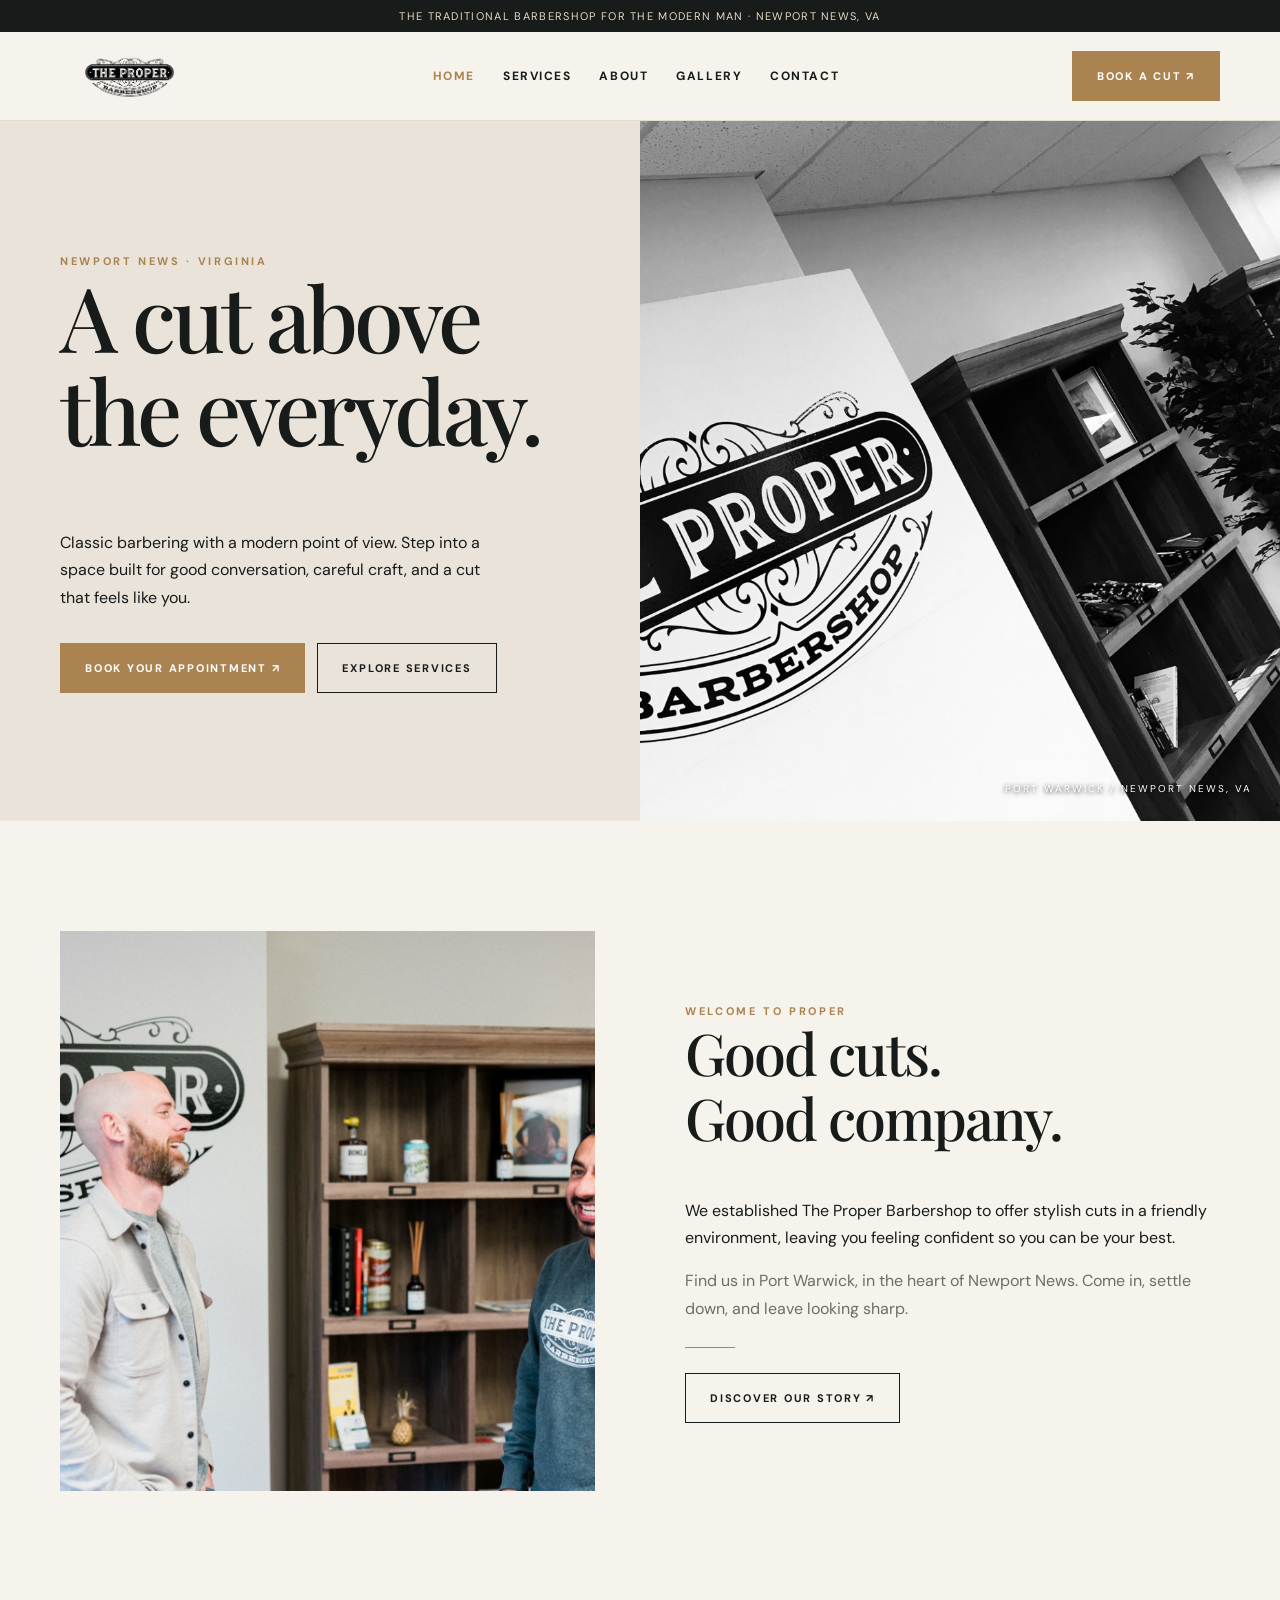
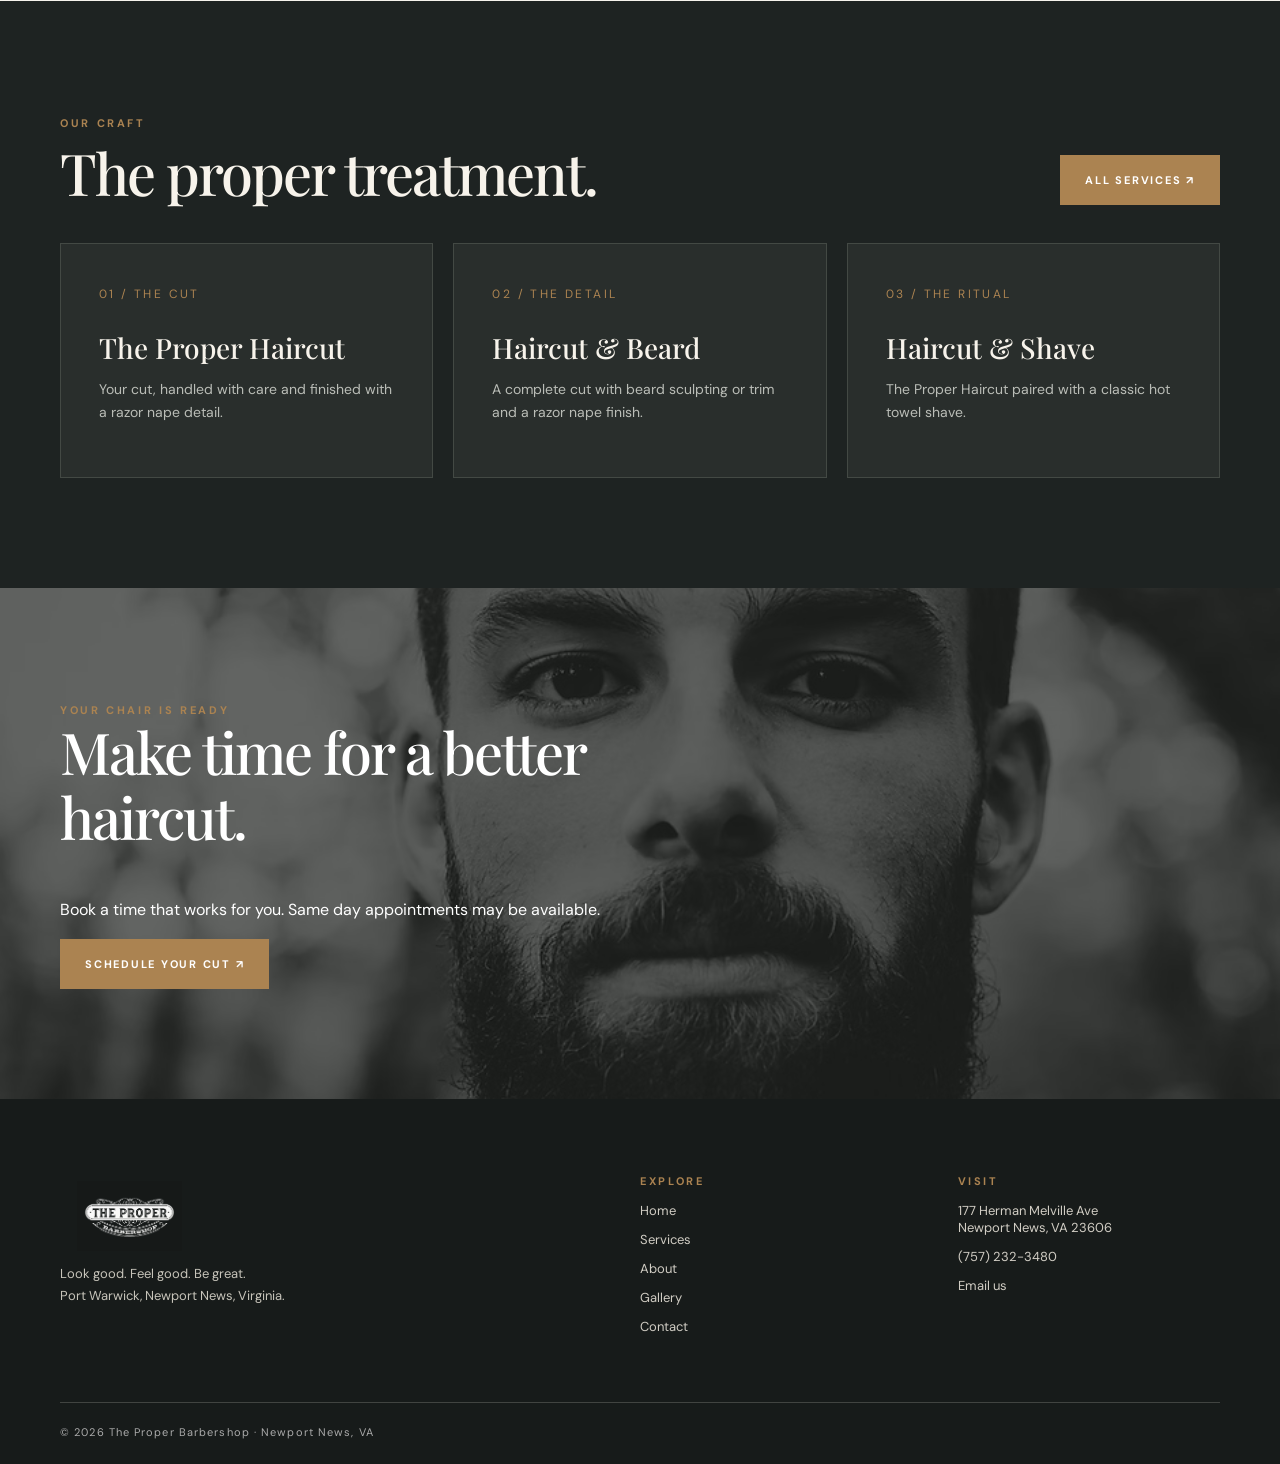
<file: proper-barbershop-website/index.html>
<!doctype html><html lang="en"><head><meta charset="utf-8"><meta name="viewport" content="width=device-width,initial-scale=1"><meta name="theme-color" content="#171b1a"><meta name="description" content="The Proper Barbershop in Port Warwick, Newport News, VA. Stylish haircuts, beard sculpting and hot towel shaves in a welcoming space."><title>The Proper Barbershop | Newport News, VA</title><link rel="stylesheet" href="assets/style.css"></head><body><div id="site-header"></div><main><section class="hero"><div class="hero-copy"><div class="intro"><span class="eyebrow">Newport News · Virginia</span><h1>A cut above<br>the everyday.</h1><p>Classic barbering with a modern point of view. Step into a space built for good conversation, careful craft, and a cut that feels like you.</p><div class="actions"><a class="btn" href="https://the-proper-barbershop.square.site/" target="_blank" rel="noopener">Book your appointment ↗</a><a class="btn outline" href="services.html">Explore services</a></div></div></div><div class="hero-photo" role="img" aria-label="Barber working on a haircut"></div></section><section class="section"><div class="container split"><img class="photo" src="assets/shop-community.jpg" alt="Barber working on a haircut" loading="lazy"><div><span class="eyebrow">Welcome to Proper</span><h2>Good cuts.<br>Good company.</h2><p>We established The Proper Barbershop to offer stylish cuts in a friendly environment, leaving you feeling confident so you can be your best.</p><p class="muted">Find us in Port Warwick, in the heart of Newport News. Come in, settle down, and leave looking sharp.</p><div class="rule"></div><a class="btn outline" href="about.html">Discover our story ↗</a></div></div></section><section class="section dark"><div class="container"><div class="section-head"><div><span class="eyebrow">Our craft</span><h2>The proper treatment.</h2></div><a class="btn" href="services.html">All services ↗</a></div><div class="cards"><article class="card"><span class="num">01 / THE CUT</span><h3>The Proper Haircut</h3><p>Your cut, handled with care and finished with a razor nape detail.</p></article><article class="card"><span class="num">02 / THE DETAIL</span><h3>Haircut & Beard</h3><p>A complete cut with beard sculpting or trim and a razor nape finish.</p></article><article class="card"><span class="num">03 / THE RITUAL</span><h3>Haircut & Shave</h3><p>The Proper Haircut paired with a classic hot towel shave.</p></article></div></div></section><section class="banner home-banner"><div class="container"><span class="eyebrow">Your chair is ready</span><h2>Make time for a better haircut.</h2><p>Book a time that works for you. Same day appointments may be available.</p><a class="btn" href="https://the-proper-barbershop.square.site/" target="_blank" rel="noopener">Schedule your cut ↗</a></div></section></main><div id="site-footer"></div><script src="assets/site.js"></script></body></html>
</file>
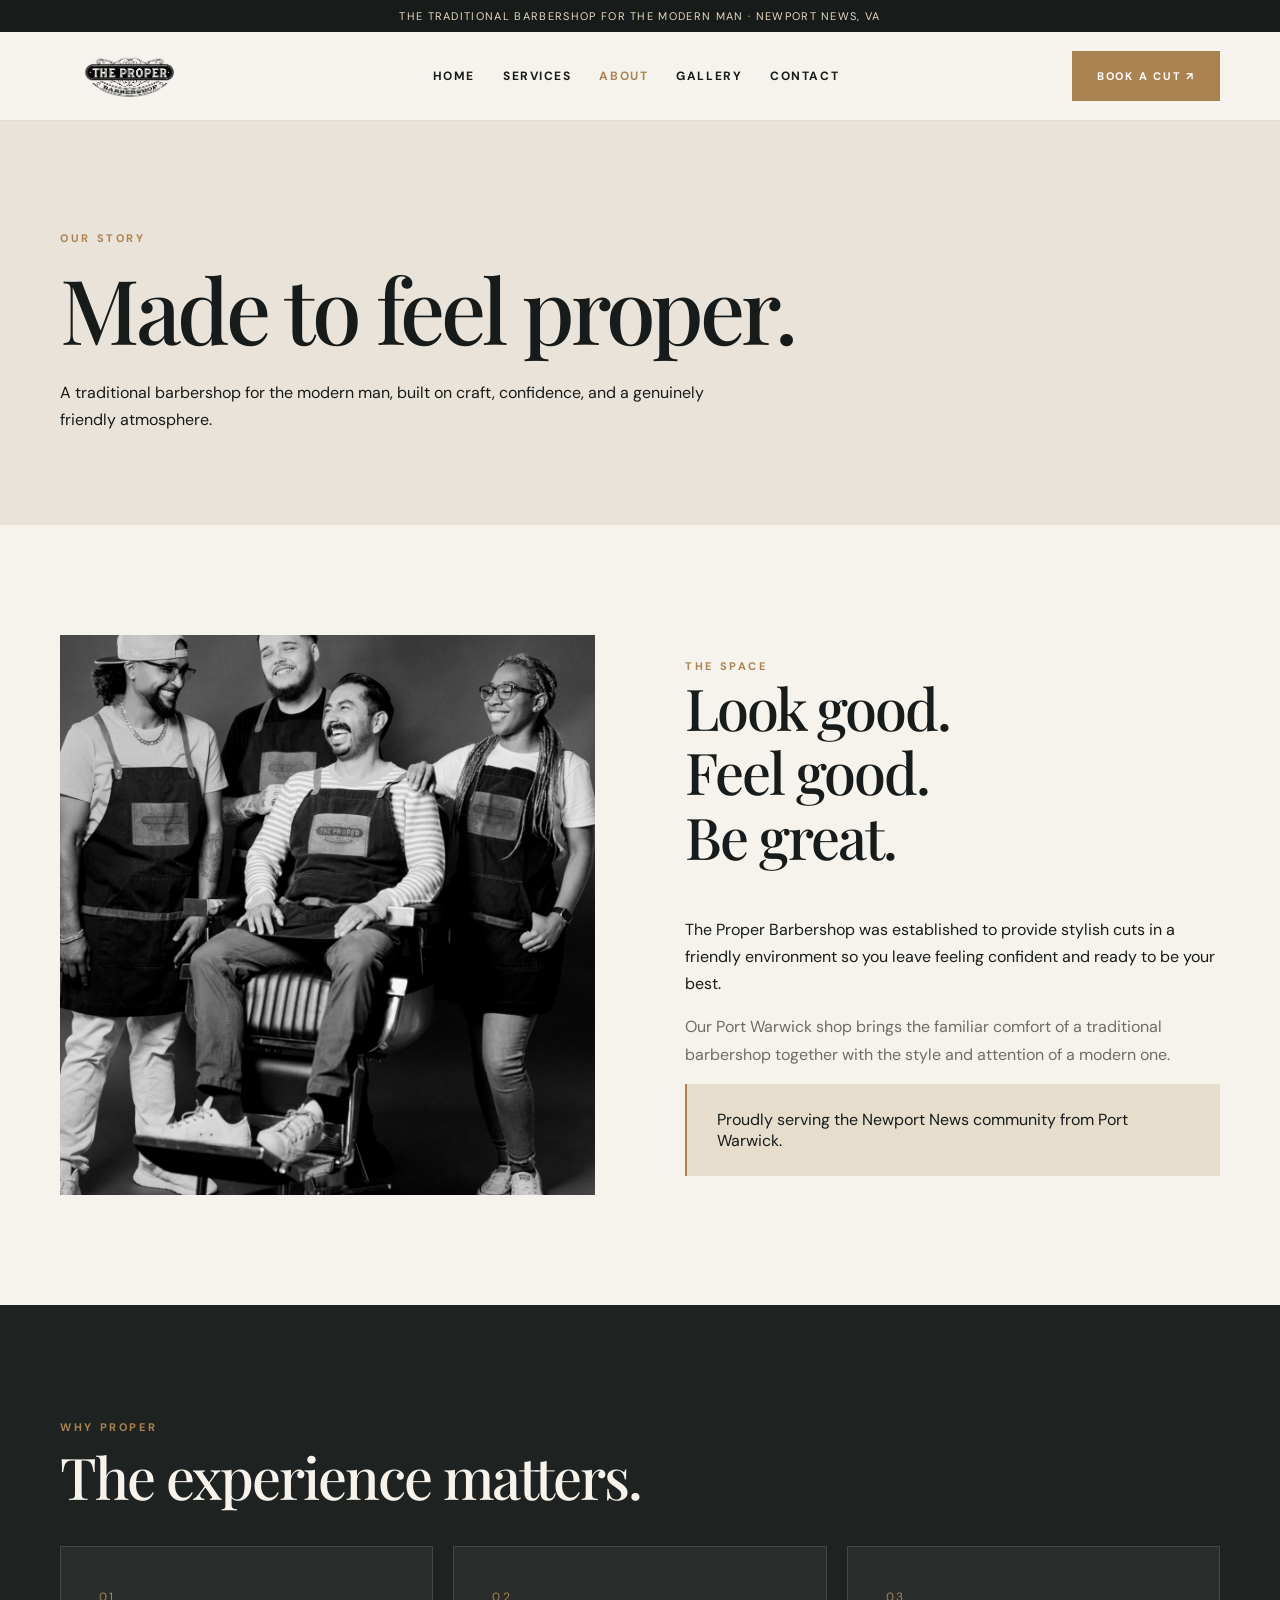
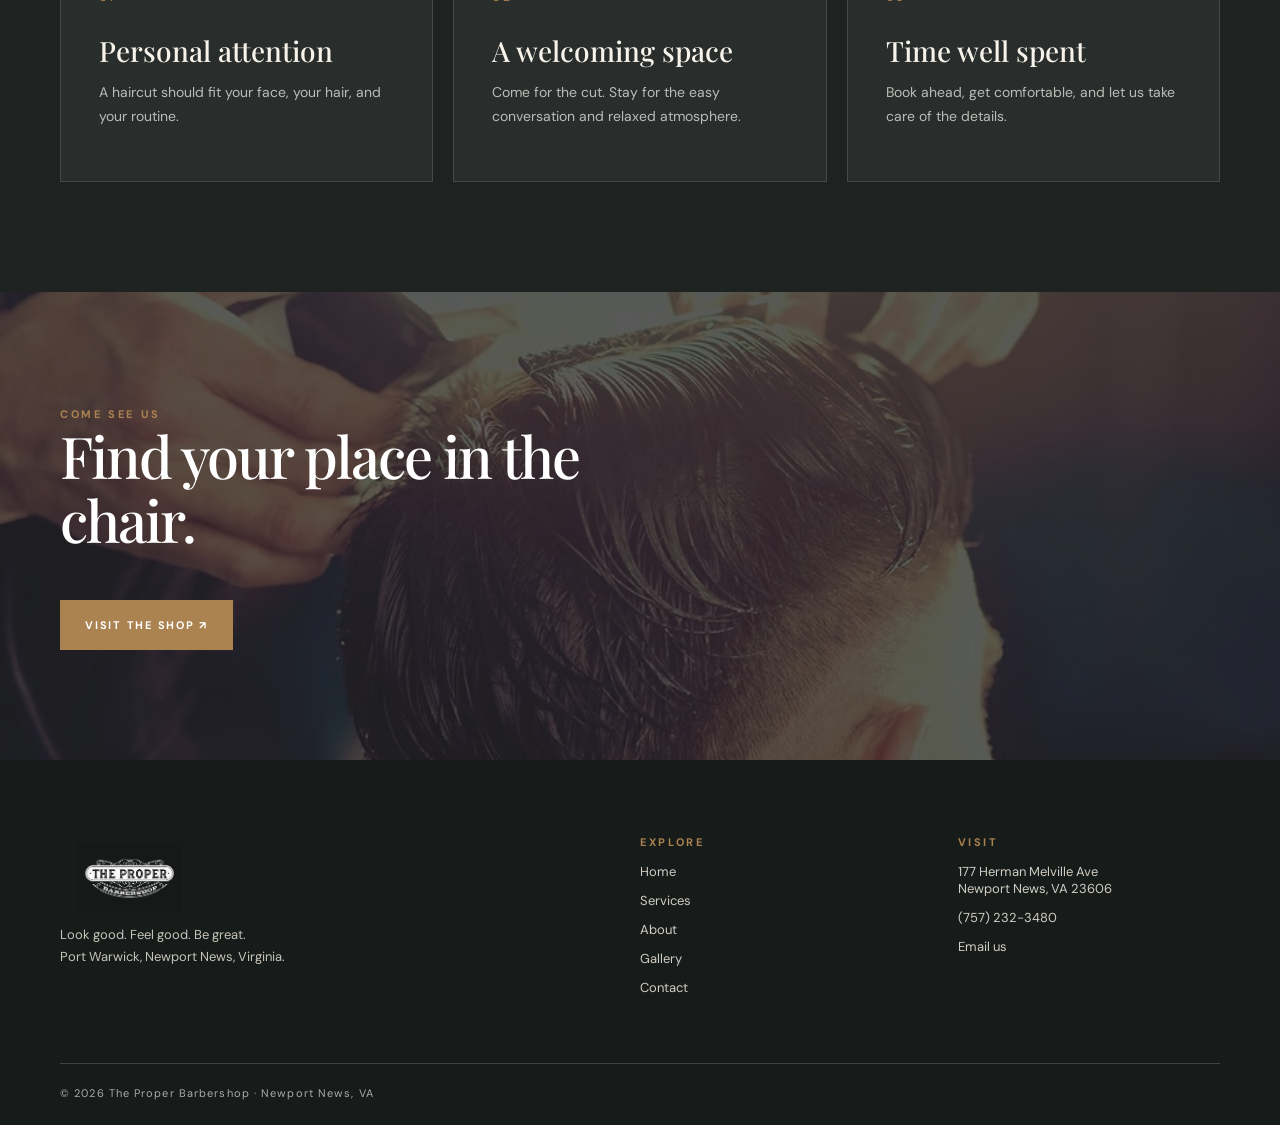
<file: proper-barbershop-website/about.html>
<!doctype html><html lang="en"><head><meta charset="utf-8"><meta name="viewport" content="width=device-width,initial-scale=1"><meta name="description" content="Learn about The Proper Barbershop, a friendly modern barbershop in Port Warwick, Newport News, Virginia."><title>About | The Proper Barbershop</title><link rel="stylesheet" href="assets/style.css"></head><body><div id="site-header"></div><main><section class="pagehero"><div class="container"><span class="eyebrow">Our story</span><h1>Made to feel proper.</h1><p>A traditional barbershop for the modern man, built on craft, confidence, and a genuinely friendly atmosphere.</p></div></section><section class="section"><div class="container split"><img class="photo" src="assets/shop-team.jpg" alt="Barber working on a haircut" loading="lazy"><div><span class="eyebrow">The space</span><h2>Look good.<br>Feel good.<br>Be great.</h2><p>The Proper Barbershop was established to provide stylish cuts in a friendly environment so you leave feeling confident and ready to be your best.</p><p class="muted">Our Port Warwick shop brings the familiar comfort of a traditional barbershop together with the style and attention of a modern one.</p><div class="award">Proudly serving the Newport News community from Port Warwick.</div></div></div></section><section class="section dark"><div class="container"><div class="section-head"><div><span class="eyebrow">Why Proper</span><h2>The experience matters.</h2></div></div><div class="cards"><div class="card"><span class="num">01</span><h3>Personal attention</h3><p>A haircut should fit your face, your hair, and your routine.</p></div><div class="card"><span class="num">02</span><h3>A welcoming space</h3><p>Come for the cut. Stay for the easy conversation and relaxed atmosphere.</p></div><div class="card"><span class="num">03</span><h3>Time well spent</h3><p>Book ahead, get comfortable, and let us take care of the details.</p></div></div></div></section><section class="banner about-banner"><div class="container"><span class="eyebrow">Come see us</span><h2>Find your place in the chair.</h2><a class="btn" href="contact.html">Visit the shop ↗</a></div></section></main><div id="site-footer"></div><script src="assets/site.js"></script></body></html>
</file>
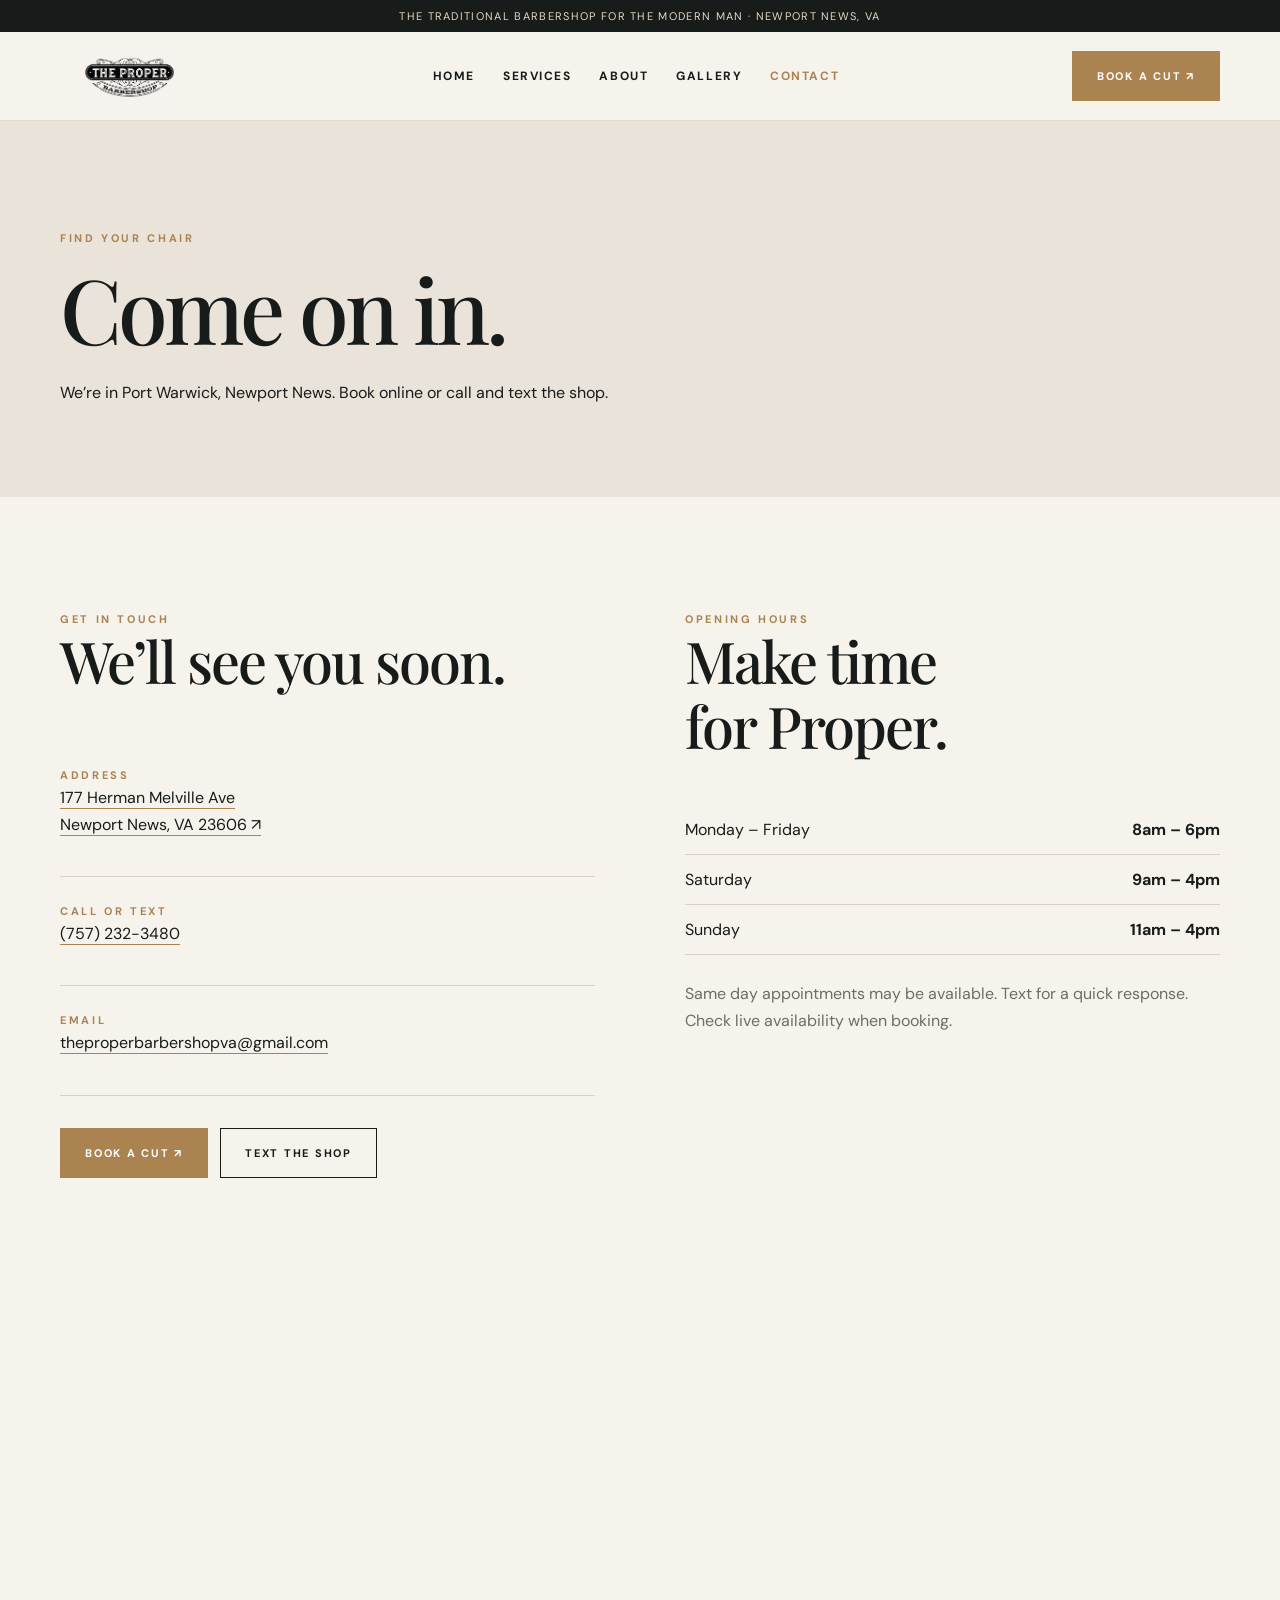
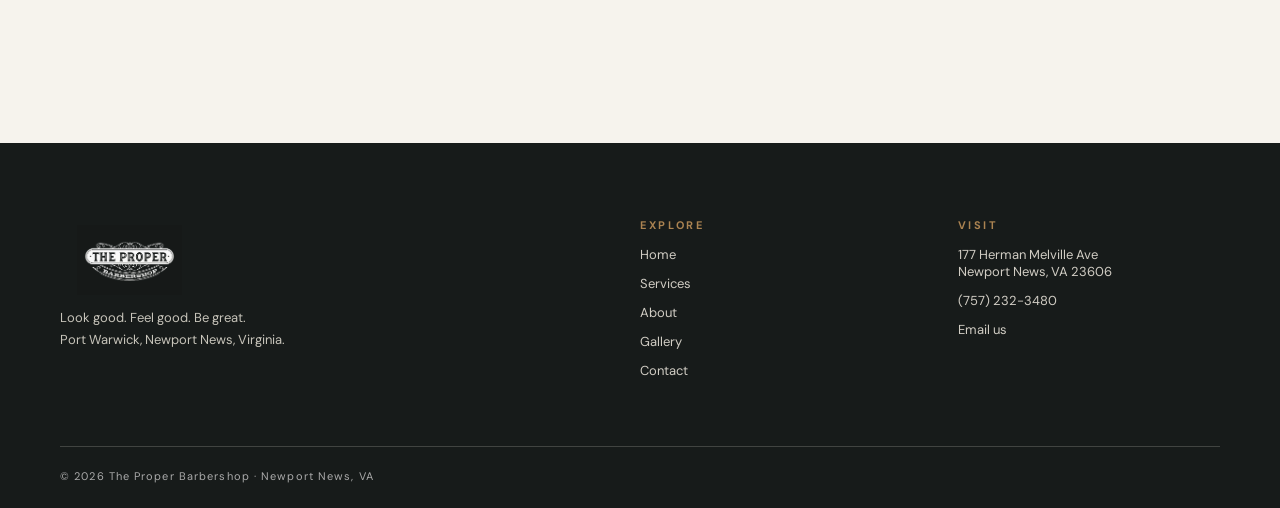
<file: proper-barbershop-website/contact.html>
<!doctype html><html lang="en"><head><meta charset="utf-8"><meta name="viewport" content="width=device-width,initial-scale=1"><meta name="description" content="Visit The Proper Barbershop at 177 Herman Melville Ave, Newport News, VA 23606. Call or text (757) 232-3480."><title>Visit & Contact | The Proper Barbershop</title><link rel="stylesheet" href="assets/style.css"></head><body><div id="site-header"></div><main><section class="pagehero"><div class="container"><span class="eyebrow">Find your chair</span><h1>Come on in.</h1><p>We’re in Port Warwick, Newport News. Book online or call and text the shop.</p></div></section><section class="section"><div class="container contact-grid"><div><span class="eyebrow">Get in touch</span><h2>We’ll see you soon.</h2><div class="info-block"><span class="eyebrow">Address</span><p><a href="https://www.google.com/maps/search/?api=1&query=177+Herman+Melville+Ave+Newport+News+VA+23606" target="_blank" rel="noopener">177 Herman Melville Ave<br>Newport News, VA 23606 ↗</a></p></div><div class="info-block"><span class="eyebrow">Call or text</span><p><a href="tel:+17572323480">(757) 232-3480</a></p></div><div class="info-block"><span class="eyebrow">Email</span><p><a href="mailto:theproperbarbershopva@gmail.com">theproperbarbershopva@gmail.com</a></p></div><div class="actions"><a class="btn" href="https://the-proper-barbershop.square.site/" target="_blank" rel="noopener">Book a cut ↗</a><a class="btn outline" href="sms:+17572323480">Text the shop</a></div></div><div><span class="eyebrow">Opening hours</span><h2>Make time<br>for Proper.</h2><div class="hours"><span>Monday – Friday</span><strong>8am – 6pm</strong></div><div class="hours"><span>Saturday</span><strong>9am – 4pm</strong></div><div class="hours"><span>Sunday</span><strong>11am – 4pm</strong></div><p class="muted" style="margin-top:25px">Same day appointments may be available. Text for a quick response. Check live availability when booking.</p></div></div></section><iframe class="map" title="Map to The Proper Barbershop" loading="lazy" src="https://www.google.com/maps?q=177%20Herman%20Melville%20Ave%2C%20Newport%20News%2C%20VA%2023606&output=embed"></iframe></main><div id="site-footer"></div><script src="assets/site.js"></script></body></html>
</file>
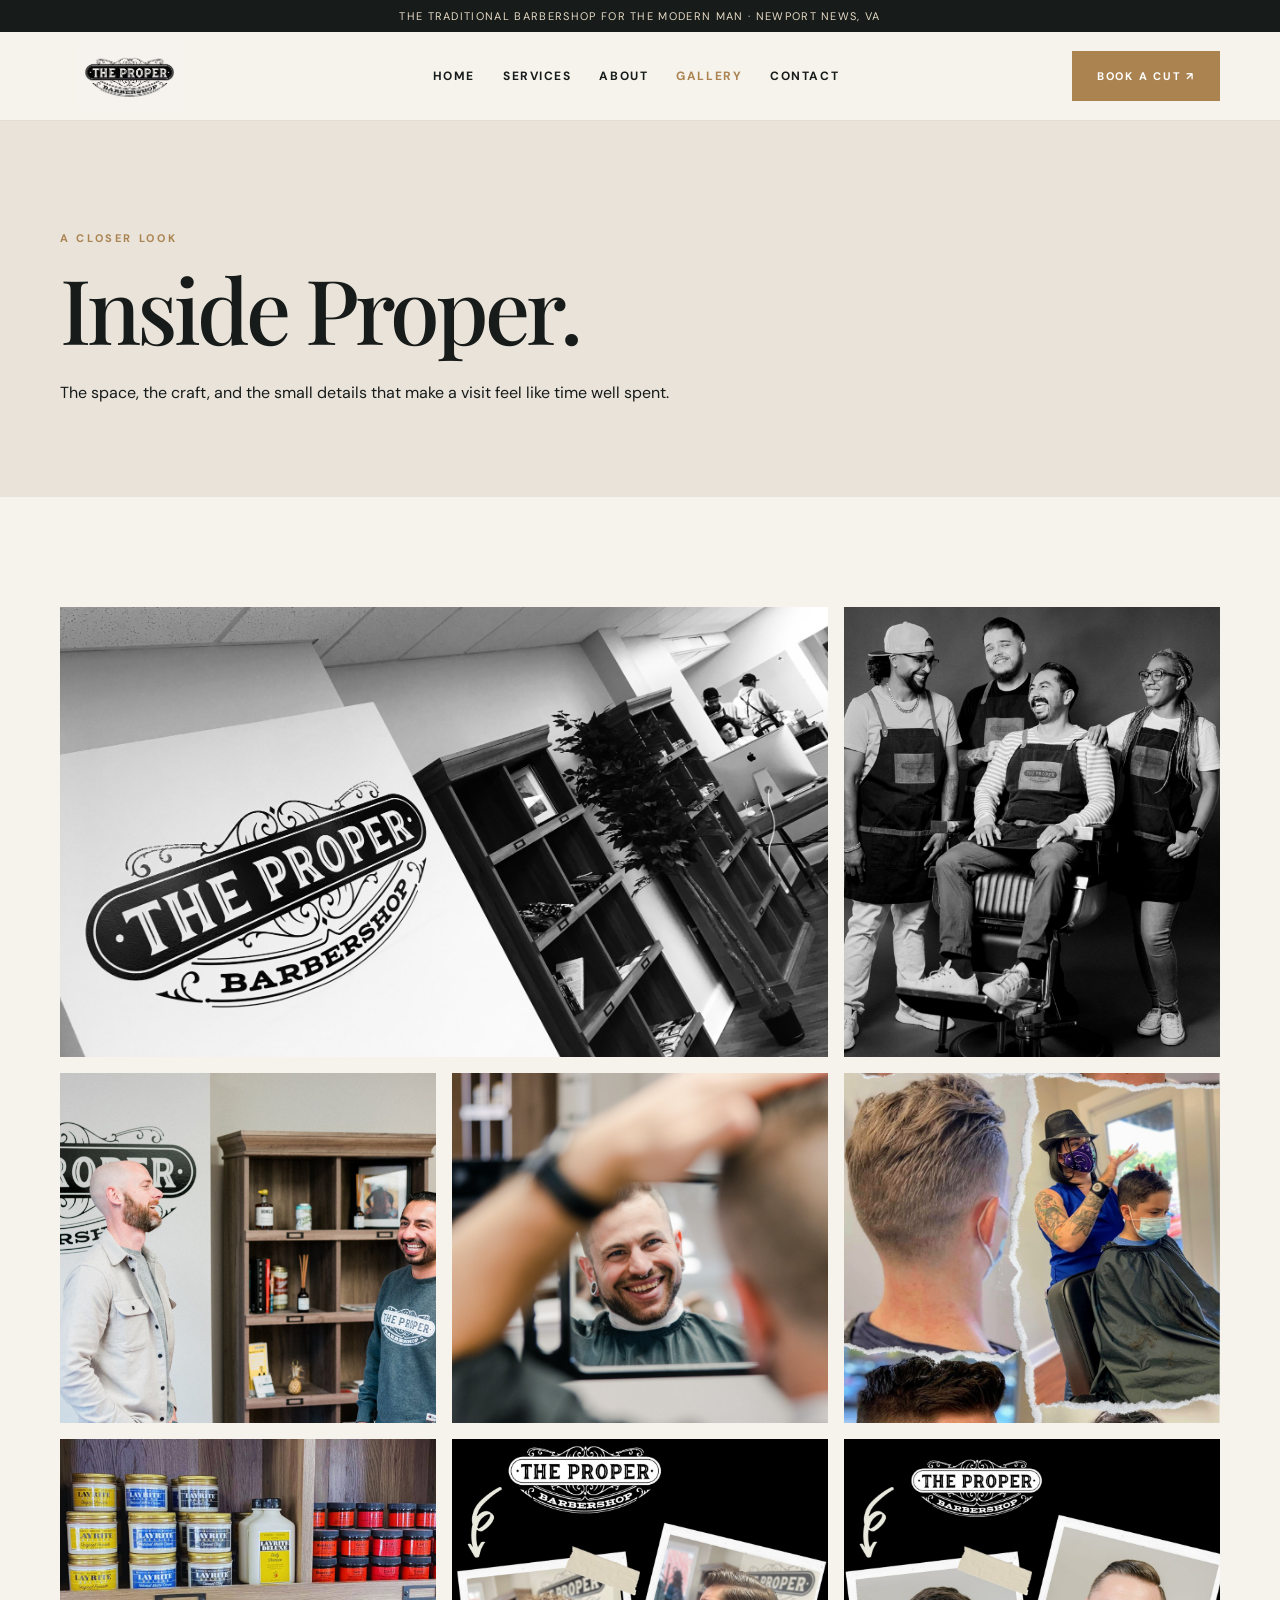
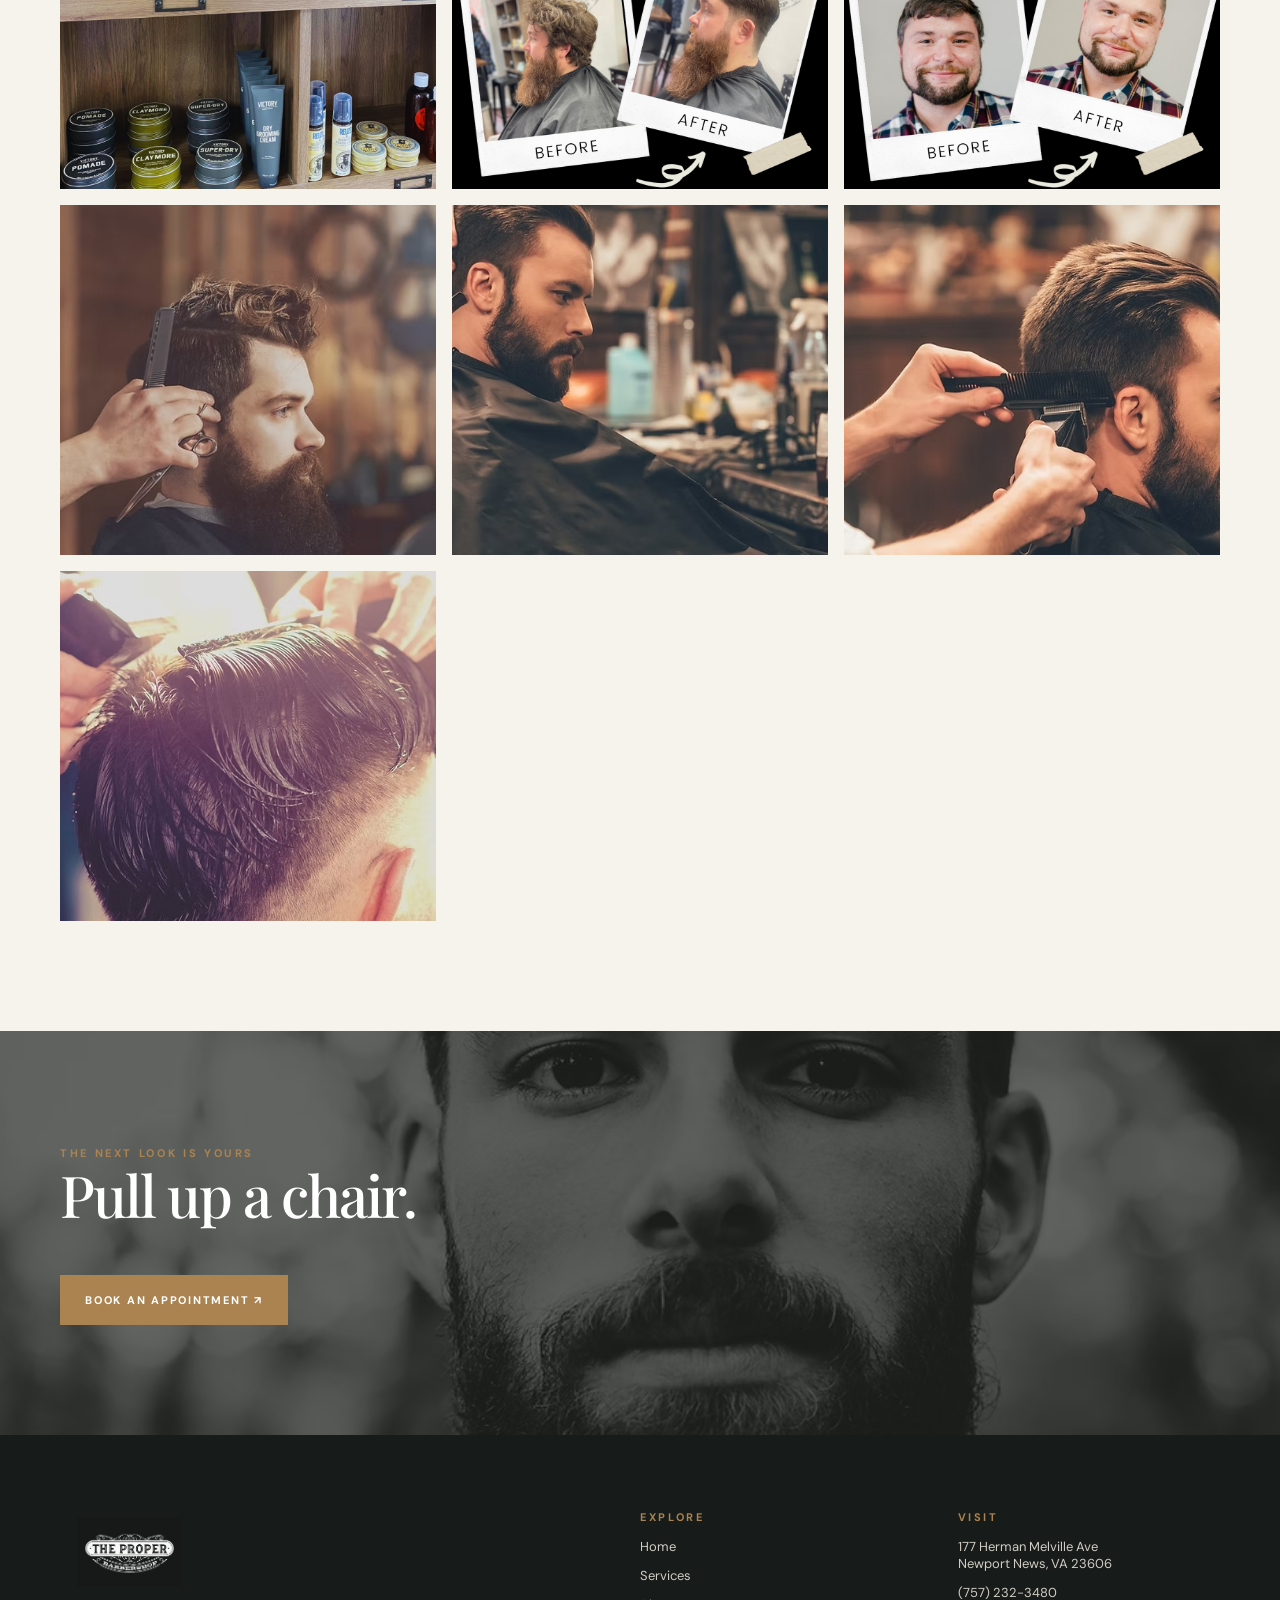
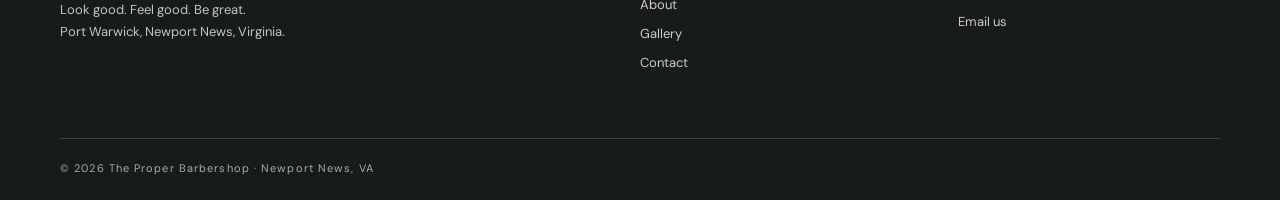
<file: proper-barbershop-website/gallery.html>
<!doctype html><html lang="en"><head><meta charset="utf-8"><meta name="viewport" content="width=device-width,initial-scale=1"><meta name="description" content="A look inside The Proper Barbershop in Newport News, Virginia."><title>Gallery | The Proper Barbershop</title><link rel="stylesheet" href="assets/style.css"></head><body><div id="site-header"></div><main><section class="pagehero"><div class="container"><span class="eyebrow">A closer look</span><h1>Inside Proper.</h1><p>The space, the craft, and the small details that make a visit feel like time well spent.</p></div></section><section class="section"><div class="container"><div class="gallery"><img src="assets/shop-interior.jpg" alt="The Proper Barbershop interior" loading="lazy"><img src="assets/shop-team.jpg" alt="The Proper Barbershop team" loading="lazy"><img src="assets/shop-community.jpg" alt="Inside The Proper Barbershop" loading="lazy"><img src="assets/client-mirror.jpg" alt="Client in the barber chair" loading="lazy"><img src="assets/shop-styles.jpg" alt="Examples of barber cuts" loading="lazy"><img src="assets/shop-products.jpg" alt="Grooming products at the shop" loading="lazy"><img src="assets/before-after-one.jpg" alt="Before and after haircut" loading="lazy"><img src="assets/before-after-two.jpg" alt="Before and after haircut" loading="lazy"><img src="assets/barber-shop.jpg" alt="Barber at work" loading="lazy"><img src="assets/man-getting-a-haircut.jpg" alt="Haircut in progress" loading="lazy"><img src="assets/barber-shop-1.jpg" alt="Beard and haircut detail" loading="lazy"><img src="assets/male-haircut.jpg" alt="Haircut styling" loading="lazy"></div></div></section><section class="banner"><div class="container"><span class="eyebrow">The next look is yours</span><h2>Pull up a chair.</h2><a class="btn" href="https://the-proper-barbershop.square.site/" target="_blank" rel="noopener">Book an appointment ↗</a></div></section></main><div id="site-footer"></div><script src="assets/site.js"></script></body></html>
</file>
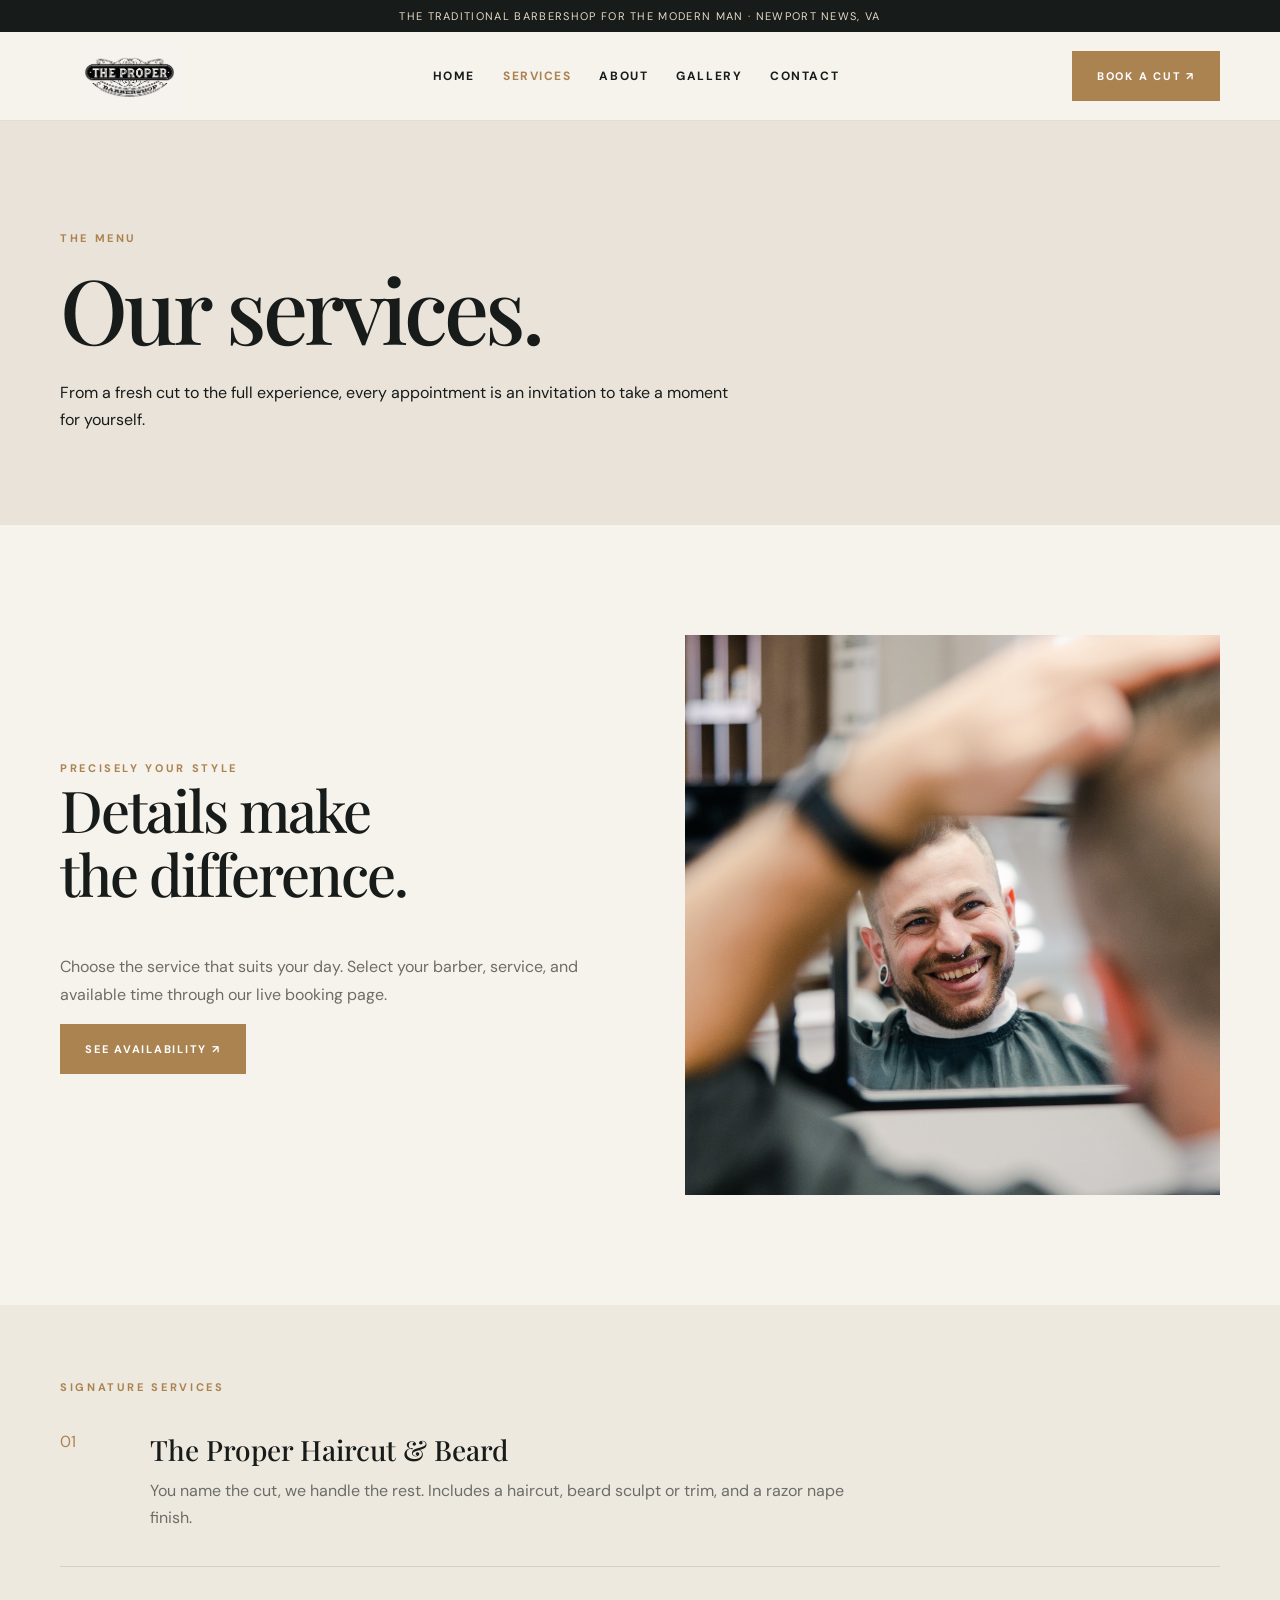
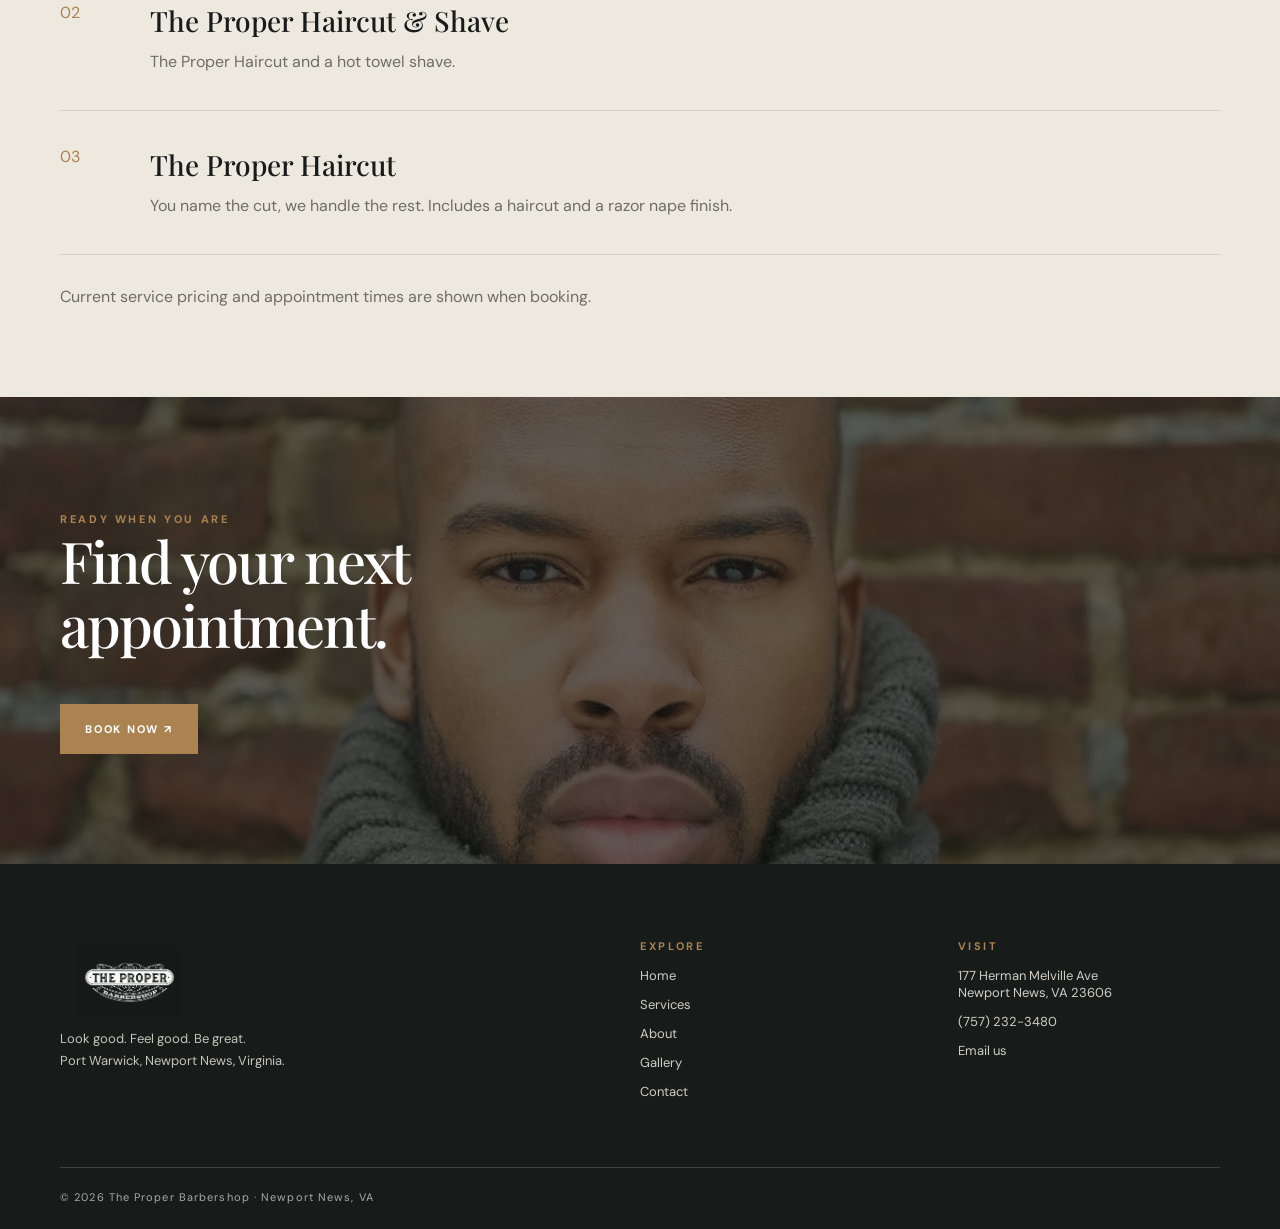
<file: proper-barbershop-website/services.html>
<!doctype html><html lang="en"><head><meta charset="utf-8"><meta name="viewport" content="width=device-width,initial-scale=1"><meta name="description" content="Explore haircuts, beard trims and hot towel shaves at The Proper Barbershop in Newport News, VA."><title>Services | The Proper Barbershop</title><link rel="stylesheet" href="assets/style.css"></head><body><div id="site-header"></div><main><section class="pagehero"><div class="container"><span class="eyebrow">The menu</span><h1>Our services.</h1><p>From a fresh cut to the full experience, every appointment is an invitation to take a moment for yourself.</p></div></section><section class="section"><div class="container split"><div><span class="eyebrow">Precisely your style</span><h2>Details make<br>the difference.</h2><p class="muted">Choose the service that suits your day. Select your barber, service, and available time through our live booking page.</p><a class="btn" href="https://the-proper-barbershop.square.site/" target="_blank" rel="noopener">See availability ↗</a></div><img class="photo" src="assets/client-mirror.jpg" alt="Barber cutting hair" loading="lazy"></div></section><section class="section tight" style="background:#eee9df"><div class="container"><span class="eyebrow">Signature services</span><div class="list-row"><span class="num">01</span><div><h3>The Proper Haircut & Beard</h3><p>You name the cut, we handle the rest. Includes a haircut, beard sculpt or trim, and a razor nape finish.</p></div></div><div class="list-row"><span class="num">02</span><div><h3>The Proper Haircut & Shave</h3><p>The Proper Haircut and a hot towel shave.</p></div></div><div class="list-row"><span class="num">03</span><div><h3>The Proper Haircut</h3><p>You name the cut, we handle the rest. Includes a haircut and a razor nape finish.</p></div></div><p class="muted" style="margin-top:28px">Current service pricing and appointment times are shown when booking.</p></div></section><section class="banner service-banner"><div class="container"><span class="eyebrow">Ready when you are</span><h2>Find your next appointment.</h2><a class="btn" href="https://the-proper-barbershop.square.site/" target="_blank" rel="noopener">Book now ↗</a></div></section></main><div id="site-footer"></div><script src="assets/site.js"></script></body></html>
</file>
<file: proper-barbershop-website/assets/style.css>
@import url('https://fonts.googleapis.com/css2?family=DM+Sans:wght@400;500;600;700&family=Playfair+Display:wght@500;600;700&display=swap');
:root{--ink:#171b1a;--cream:#f6f3ed;--sand:#e8e0d2;--gold:#ab8351;--muted:#6d6d68}*{box-sizing:border-box}html{scroll-behavior:smooth}body{margin:0;background:var(--cream);color:var(--ink);font-family:'DM Sans',Arial,sans-serif}a{color:inherit;text-decoration:none}img{max-width:100%;display:block}button{font:inherit}.container{width:min(1160px,calc(100% - 40px));margin:auto}.eyebrow{text-transform:uppercase;letter-spacing:.24em;font-size:11px;font-weight:700;color:var(--gold)}h1,h2,h3,p{margin-top:0}h1,h2,h3{font-family:'Playfair Display',Georgia,serif;font-weight:500}h1{font-size:clamp(48px,7vw,98px);line-height:1.03;letter-spacing:-.045em}h2{font-size:clamp(36px,4.5vw,62px);line-height:1.12;letter-spacing:-.035em}h3{font-size:28px}p{line-height:1.7}.muted{color:var(--muted)}.topline{background:#171b1a;color:#e5d9c4;text-align:center;padding:9px 15px;font-size:11px;letter-spacing:.12em;text-transform:uppercase}.header{position:relative;z-index:5;background:var(--cream);border-bottom:1px solid #e3ded3}.nav{min-height:88px;display:flex;align-items:center;justify-content:space-between;gap:25px}.brand{display:flex;align-items:center;gap:10px}.brand-mark{width:44px;height:44px;border:1px solid var(--gold);border-radius:50%;display:grid;place-items:center;color:var(--gold);font:25px Georgia,serif}.brand-text{font-family:Georgia,serif;text-transform:uppercase;font-size:17px;letter-spacing:.1em;line-height:1}.brand-text small{display:block;text-align:center;letter-spacing:.27em;font:8px 'DM Sans',sans-serif;margin-top:5px}.links{display:flex;gap:28px;align-items:center}.links a{font-size:12px;text-transform:uppercase;letter-spacing:.13em;font-weight:700}.links a:hover,.links a[aria-current=page]{color:var(--gold)}.btn{display:inline-flex;align-items:center;justify-content:center;gap:15px;background:var(--gold);color:white;padding:17px 24px;border:1px solid var(--gold);font-size:11px;font-weight:700;letter-spacing:.16em;text-transform:uppercase;transition:.2s}.btn:hover{background:#8c693e}.btn.outline{background:transparent;color:var(--ink);border-color:var(--ink)}.btn.outline:hover{background:var(--ink);color:white}.menu{display:none;background:none;border:0;font-size:27px}.hero{min-height:700px;display:grid;grid-template-columns:1fr 1fr}.hero-copy{background:#e9e3d9;display:flex;align-items:center;padding:70px max(35px,calc((100vw - 1160px)/2)) 70px max(35px,calc((100vw - 1160px)/2));padding-right:50px}.hero-copy .intro{max-width:550px}.hero p{max-width:450px}.hero-photo{background:#3c3933 url('shop-interior.jpg') center/cover;position:relative}.hero-photo:after{content:'PORT WARWICK  /  NEWPORT NEWS, VA';position:absolute;bottom:26px;right:28px;color:white;letter-spacing:.2em;font-size:10px;text-shadow:0 1px 5px #000}.actions{display:flex;gap:12px;flex-wrap:wrap;margin-top:32px}.section{padding:110px 0}.section.tight{padding:70px 0}.split{display:grid;grid-template-columns:1fr 1fr;gap:90px;align-items:center}.photo{width:100%;height:560px;object-fit:cover;background:#c9bfb1}.photo.short{height:400px}.section-head{display:flex;align-items:end;justify-content:space-between;gap:24px;margin-bottom:38px}.section-head h2{margin:8px 0 0}.dark{background:#1e2322;color:#f7f3eb}.dark .muted{color:#b5b7af}.cards{display:grid;grid-template-columns:repeat(3,1fr);gap:20px}.card{background:#fbfaf7;padding:38px;border:1px solid #e8e3d9}.dark .card{background:#292e2c;border-color:#434944}.card .num{color:var(--gold);letter-spacing:.2em;font-size:12px}.card h3{margin:26px 0 12px}.card p{color:var(--muted);font-size:14px}.dark .card p{color:#babdb7}.rule{width:50px;height:1px;background:var(--gold);margin:25px 0}.banner{background:#b2a390 url('hipster.jpg') center/cover;padding:110px 0;color:white;position:relative}.banner:before{content:'';position:absolute;inset:0;background:#151815aa}.banner>.container{position:relative}.banner h2{max-width:650px}.pagehero{padding:105px 0 75px;background:#e9e3d9}.pagehero p{max-width:670px}.pagehero h1{margin:15px 0 25px}.list-row{display:grid;grid-template-columns:70px 1fr;gap:20px;padding:35px 0;border-bottom:1px solid #d8d0c3}.list-row h3{margin-bottom:9px}.list-row p{max-width:700px;color:var(--muted);margin:0}.list-row .num{color:var(--gold)}.gallery{display:grid;grid-template-columns:repeat(3,1fr);gap:16px}.gallery img{width:100%;height:350px;object-fit:cover;background:#d2cbc0}.gallery img:first-child{grid-column:span 2;height:450px}.gallery img:nth-child(2){height:450px}.contact-grid{display:grid;grid-template-columns:1fr 1fr;gap:90px}.info-block{padding:22px 0;border-bottom:1px solid #d9d1c4}.info-block a{text-decoration:underline;text-decoration-color:var(--gold);text-underline-offset:5px}.hours{display:grid;grid-template-columns:1fr auto;gap:15px;padding:14px 0;border-bottom:1px solid #d9d1c4}.map{width:100%;min-height:450px;border:0;filter:grayscale(.9)}.footer{background:#171b1a;color:#f3efe7;padding:70px 0 25px}.footer-grid{display:grid;grid-template-columns:2fr 1fr 1fr;gap:55px}.footer a{display:block;margin:12px 0;color:#d1cdc4;font-size:13px}.footer p{font-size:13px;color:#c7c4ba}.footer-bottom{border-top:1px solid #414441;margin-top:55px;padding-top:22px;font-size:11px;letter-spacing:.1em;color:#aaa}.award{background:#e7ddcd;padding:25px 30px;border-left:2px solid var(--gold)}@media(max-width:800px){.links{display:none;position:absolute;top:100%;left:0;right:0;background:var(--cream);padding:24px 20px;flex-direction:column;align-items:stretch;box-shadow:0 15px 25px #0002}.links.open{display:flex}.menu{display:block}.nav>.btn{display:none}.hero{grid-template-columns:1fr}.hero-copy{min-height:520px;padding:70px 25px}.hero-photo{height:430px}.split,.contact-grid{grid-template-columns:1fr;gap:35px}.cards{grid-template-columns:1fr}.gallery{grid-template-columns:1fr 1fr}.gallery img,.gallery img:first-child,.gallery img:nth-child(2){grid-column:auto;height:270px}.footer-grid{grid-template-columns:1fr 1fr}.footer-grid>div:first-child{grid-column:span 2}.section{padding:75px 0}}@media(max-width:520px){.topline{font-size:9px}.gallery{grid-template-columns:1fr}.gallery img,.gallery img:first-child,.gallery img:nth-child(2){height:320px}.section-head{display:block}.section-head .btn{margin-top:20px}.photo{height:390px}.brand-text{font-size:14px}}

.brand-logo{width:138px;height:auto;max-height:70px;object-fit:contain}.footer .brand-logo{filter:invert(1)}.brand{min-width:140px}@media(max-width:520px){.brand-logo{width:115px}}

.banner.service-banner{background-image:url("handsome-young-guy.jpg");background-position:center 40%}.banner.about-banner{background-image:url("male-haircut.jpg");background-position:center 48%}.gallery img{object-position:center}.gallery img.portrait{object-position:center 30%}
</file>
